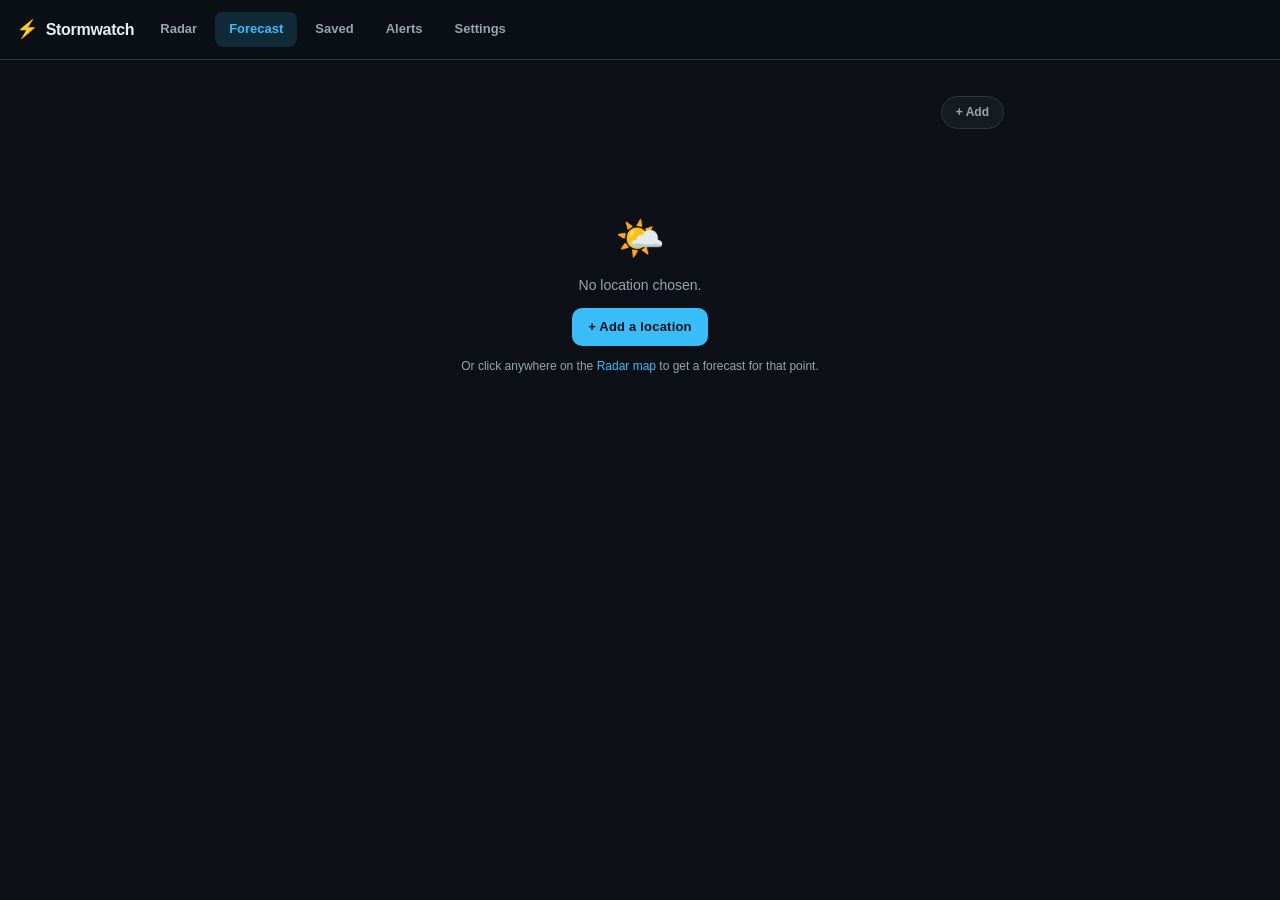
<file: forecast.html>
<!DOCTYPE html>
<html lang="en">
<head>
<meta charset="UTF-8" />
<meta name="viewport" content="width=device-width, initial-scale=1.0, viewport-fit=cover" />
<meta name="theme-color" content="#0d1117" />
<title>Forecast · Stormwatch</title>
<link rel="stylesheet" href="/_shared.css" />
<style>
  .picker-bar {
    display: flex;
    gap: 8px;
    margin: 12px 0 20px;
    flex-wrap: wrap;
  }
  .picker-bar .chip {
    background: var(--surface);
    border: 1px solid var(--border);
    color: var(--text-2);
    padding: 7px 14px;
    border-radius: 999px;
    font-size: 12px;
    font-weight: 700;
    cursor: pointer;
    text-decoration: none;
  }
  .picker-bar .chip.active { background: var(--accent-soft); color: var(--accent); border-color: var(--accent); }
  .picker-bar .chip:hover:not(.active) { color: var(--text); }

  .hero {
    background: linear-gradient(180deg, var(--surface) 0%, var(--bg) 100%);
    border: 1px solid var(--border);
    border-radius: 16px;
    padding: 24px;
    margin-bottom: 16px;
  }
  .hero-loc { font-size: 12px; color: var(--text-2); text-transform: uppercase; letter-spacing: 1.5px; font-weight: 800; }
  .hero-name { font-size: 28px; font-weight: 800; letter-spacing: -0.6px; margin-top: 4px; }
  .hero-temp-row { display: flex; align-items: flex-end; gap: 16px; margin-top: 18px; }
  .hero-temp { font-size: 84px; font-weight: 200; letter-spacing: -3px; line-height: 1; }
  .hero-cond {
    color: var(--text-2);
    font-size: 16px;
    font-weight: 600;
    padding-bottom: 14px;
  }
  .hero-cond .hi-lo { display: block; color: var(--muted); font-size: 13px; font-weight: 600; margin-top: 2px; }

  .stat-grid {
    display: grid;
    grid-template-columns: repeat(auto-fit, minmax(140px, 1fr));
    gap: 10px;
    margin-top: 18px;
  }
  .stat-tile {
    background: var(--bg);
    border: 1px solid var(--border);
    border-radius: 10px;
    padding: 12px 14px;
  }
  .stat-tile .label { font-size: 10px; color: var(--text-2); text-transform: uppercase; letter-spacing: 1px; font-weight: 800; }
  .stat-tile .value { font-size: 18px; font-weight: 800; margin-top: 4px; }
  .stat-tile .sub { font-size: 11px; color: var(--muted); margin-top: 1px; }

  .alert-prominent {
    background: rgba(244, 63, 94, 0.12);
    border: 1px solid var(--extreme);
    border-left-width: 4px;
    border-radius: 10px;
    padding: 12px 16px;
    margin-bottom: 12px;
    cursor: pointer;
  }
  .alert-prominent.warn { background: rgba(251, 146, 60, 0.12); border-color: var(--severe); }
  .alert-prominent.watch { background: rgba(251, 191, 36, 0.12); border-color: var(--warn); }
  .alert-prominent.advisory { background: rgba(56, 189, 248, 0.12); border-color: var(--accent); }
  .alert-prominent .ev { font-weight: 800; font-size: 14px; }
  .alert-prominent .when { font-size: 11px; color: var(--text-2); margin-top: 2px; }

  .hourly-strip {
    display: flex;
    gap: 8px;
    overflow-x: auto;
    padding: 4px 2px 14px;
    scroll-snap-type: x mandatory;
  }
  .hourly-strip .cell {
    background: var(--surface);
    border: 1px solid var(--border);
    border-radius: 10px;
    padding: 12px 8px;
    min-width: 70px;
    text-align: center;
    scroll-snap-align: start;
    flex-shrink: 0;
  }
  .hourly-strip .cell .h { font-size: 11px; color: var(--text-2); font-weight: 700; }
  .hourly-strip .cell .t { font-size: 18px; font-weight: 800; margin: 4px 0; }
  .hourly-strip .cell .icon { font-size: 16px; color: var(--text-2); }
  .hourly-strip .cell .p { font-size: 10px; color: var(--accent); font-weight: 700; margin-top: 2px; }

  .daily-list { display: flex; flex-direction: column; gap: 0; }
  .daily-row {
    display: grid;
    grid-template-columns: 90px 24px 1fr auto;
    gap: 10px;
    align-items: center;
    padding: 14px 0;
    border-bottom: 1px solid var(--border);
  }
  .daily-row:last-child { border-bottom: none; }
  .daily-row .d { font-weight: 700; font-size: 14px; }
  .daily-row .icon { color: var(--text-2); font-size: 18px; text-align: center; }
  .daily-row .desc { color: var(--text-2); font-size: 13px; }
  .daily-row .temps { font-weight: 800; font-size: 14px; text-align: right; white-space: nowrap; }
  .daily-row .temps .lo { color: var(--text-2); font-weight: 600; }

  .afd-card {
    background: var(--surface);
    border: 1px solid var(--border);
    border-radius: 12px;
    padding: 16px 18px;
  }
  .afd-card .meta { font-size: 12px; color: var(--text-2); margin-bottom: 12px; }
  .afd-card .meta b { color: var(--text); }
  .afd-card details summary {
    cursor: pointer;
    font-size: 13px;
    color: var(--accent);
    font-weight: 700;
    padding: 6px 0;
    list-style: none;
  }
  .afd-card details summary::-webkit-details-marker { display: none; }
  .afd-card details summary::before { content: "▸ "; }
  .afd-card details[open] summary::before { content: "▾ "; }
  .afd-card details[open] summary { margin-bottom: 8px; }
  .afd-card .body {
    font-family: ui-monospace, "SF Mono", Menlo, Consolas, monospace;
    font-size: 12px;
    line-height: 1.6;
    color: var(--text-2);
    white-space: pre-wrap;
    word-wrap: break-word;
    margin-top: 8px;
    max-height: 400px;
    overflow-y: auto;
  }

  .empty-state {
    padding: 60px 20px;
    text-align: center;
    color: var(--text-2);
    font-size: 14px;
  }
  .empty-state .big { font-size: 40px; margin-bottom: 8px; }
</style>
</head>
<body>
  <header class="app-header">
    <a href="/" class="logo"><span class="bolt">⚡</span> Stormwatch</a>
    <nav>
      <a href="/">Radar</a>
      <a href="/forecast.html" class="active">Forecast</a>
      <a href="/saved.html">Saved</a>
      <a href="/alerts.html">Alerts</a>
      <a href="/settings.html">Settings</a>
    </nav>
  </header>
  <nav class="bottom-nav">
    <a href="/" class="bn-item"><span class="icon">⚡</span><span>Radar</span></a>
    <a href="/forecast.html" class="bn-item active"><span class="icon">☀</span><span>Forecast</span></a>
    <a href="/saved.html" class="bn-item"><span class="icon">★</span><span>Saved</span></a>
    <a href="/alerts.html" class="bn-item"><span class="icon">⚠</span><span>Alerts</span></a>
    <a href="/settings.html" class="bn-item"><span class="icon">⚙</span><span>More</span></a>
  </nav>

  <div class="container">
    <div class="picker-bar" id="pickerBar"></div>
    <div id="content"><div class="loading">Loading...</div></div>
  </div>

<script>
const LOCATIONS_KEY = 'stormwatch_locations';

const params = new URLSearchParams(window.location.search);
const urlLat = parseFloat(params.get('lat'));
const urlLon = parseFloat(params.get('lon'));
const urlLabel = params.get('label');

function loadSavedLocations() {
  try { return JSON.parse(localStorage.getItem(LOCATIONS_KEY) || '[]'); } catch { return []; }
}

function renderPicker(active) {
  const locs = loadSavedLocations();
  const bar = document.getElementById('pickerBar');
  let html = '';
  for (const l of locs) {
    const isActive = active && Math.abs(active.lat - l.lat) < 0.01 && Math.abs(active.lon - l.lon) < 0.01;
    html += `<a class="chip ${isActive ? 'active' : ''}" href="/forecast.html?lat=${l.lat}&lon=${l.lon}&label=${encodeURIComponent(l.label)}">${escapeHtml(l.label)}${l.is_primary ? ' ★' : ''}</a>`;
  }
  if (active && !locs.find(l => Math.abs(active.lat - l.lat) < 0.01 && Math.abs(active.lon - l.lon) < 0.01)) {
    html += `<span class="chip active">${escapeHtml(active.label || (active.lat.toFixed(3) + ', ' + active.lon.toFixed(3)))}</span>`;
  }
  html += `<a class="chip" href="/saved.html" style="margin-left:auto;">+ Add</a>`;
  bar.innerHTML = html;
}

async function init() {
  // Decide what to show: URL coords > primary saved > first saved > empty
  let active = null;
  if (!isNaN(urlLat) && !isNaN(urlLon)) {
    active = { lat: urlLat, lon: urlLon, label: urlLabel };
  } else {
    const locs = loadSavedLocations();
    const primary = locs.find(l => l.is_primary) || locs[0];
    if (primary) {
      active = { lat: primary.lat, lon: primary.lon, label: primary.label };
    }
  }
  renderPicker(active);
  if (!active) {
    document.getElementById('content').innerHTML = `
      <div class="empty-state">
        <div class="big">🌤️</div>
        <div>No location chosen.</div>
        <div style="margin-top:12px;">
          <a href="/saved.html" class="btn" style="text-decoration:none;display:inline-block;">+ Add a location</a>
        </div>
        <div style="margin-top:12px;font-size:12px;">Or click anywhere on the <a href="/">Radar map</a> to get a forecast for that point.</div>
      </div>`;
    return;
  }
  await loadDashboard(active);
}

async function loadDashboard(loc) {
  document.getElementById('content').innerHTML = '<div class="loading">Loading dashboard...</div>';
  try {
    const [forecastRes, alertsRes] = await Promise.all([
      fetch(`/api/forecast?lat=${loc.lat}&lon=${loc.lon}`),
      fetch(`/api/alerts?lat=${loc.lat}&lon=${loc.lon}`),
    ]);
    const forecast = await forecastRes.json();
    const alerts = await alertsRes.json();
    renderDashboard(loc, forecast, alerts.alerts || []);
    // AFD loaded after main render to avoid blocking
    loadAFD(loc);
  } catch (e) {
    document.getElementById('content').innerHTML = `<div class="empty">Failed to load: ${escapeHtml(e.message)}</div>`;
  }
}

function renderDashboard(loc, forecast, alerts) {
  const { location, current, hourly, daily } = forecast;
  const city = location?.city ? `${location.city}, ${location.state}` : `${loc.lat.toFixed(3)}, ${loc.lon.toFixed(3)}`;
  const tempNow = current?.temp != null ? Math.round(current.temp) : (daily?.[0]?.temperature ?? '—');
  const cond = current?.conditions || daily?.[0]?.shortForecast || '';
  const today = daily?.[0];
  const tonight = daily?.[1];
  const hi = today?.isDaytime ? today.temperature : tonight?.temperature;
  const lo = today?.isDaytime ? tonight?.temperature : today?.temperature;

  let html = '';

  // ALERTS (prominent if any)
  if (alerts.length) {
    html += alerts.slice(0, 3).map(a => {
      const cls = a.severity === 'Extreme' ? '' : a.severity === 'Severe' ? 'warn' : a.severity === 'Moderate' ? 'watch' : 'advisory';
      const expires = a.expires ? new Date(a.expires).toLocaleString('en-US', { weekday: 'short', hour: 'numeric', minute: '2-digit' }) : '';
      return `<div class="alert-prominent ${cls}" onclick="alert(${JSON.stringify(a.event + '\n\n' + (a.headline || '') + '\n\n' + (a.description || '')).replace(/'/g,'&apos;')})">
        <div class="ev">⚠ ${escapeHtml(a.event)}</div>
        <div class="when">${escapeHtml(a.areaDesc || '')} ${expires ? '· Expires ' + expires : ''}</div>
      </div>`;
    }).join('');
  }

  // HERO
  html += `<div class="hero">
    <div class="hero-loc">${escapeHtml(loc.label || 'Location')}</div>
    <div class="hero-name">${escapeHtml(city)}</div>
    <div class="hero-temp-row">
      <div class="hero-temp">${tempNow}°</div>
      <div class="hero-cond">${escapeHtml(cond)}
        ${current?.feelsLike != null && current?.temp != null && Math.abs(current.feelsLike - current.temp) >= 1 ? `<span class="hi-lo">Feels like ${Math.round(current.feelsLike)}°</span>` : ''}
        ${hi != null || lo != null ? `<span class="hi-lo">H: ${hi != null ? hi + '°' : '—'} · L: ${lo != null ? lo + '°' : '—'}</span>` : ''}
      </div>
    </div>
    ${current ? `<div class="stat-grid">
      <div class="stat-tile">
        <div class="label">Feels like</div>
        <div class="value">${current.feelsLike != null ? Math.round(current.feelsLike) + '°' : '—'}</div>
        ${current.feelsLike != null && current.temp != null && Math.abs(current.feelsLike - current.temp) >= 1 ? `<div class="sub">${current.feelsLike > current.temp ? 'Hotter' : 'Colder'} than actual ${Math.round(current.temp)}°</div>` : ''}
      </div>
      <div class="stat-tile">
        <div class="label">Humidity</div>
        <div class="value">${current.humidity != null ? Math.round(current.humidity) + '%' : '—'}</div>
      </div>
      <div class="stat-tile">
        <div class="label">Wind</div>
        <div class="value">${current.windSpeed != null ? Math.round(current.windSpeed) + ' mph' : '—'}</div>
        ${current.windGust ? `<div class="sub">Gust ${Math.round(current.windGust)} mph</div>` : ''}
      </div>
      <div class="stat-tile">
        <div class="label">Dewpoint</div>
        <div class="value">${current.dewpoint != null ? Math.round(current.dewpoint) + '°' : '—'}</div>
      </div>
      <div class="stat-tile">
        <div class="label">Pressure</div>
        <div class="value">${current.pressureMb != null ? Math.round(current.pressureMb) + ' mb' : '—'}</div>
      </div>
      <div class="stat-tile">
        <div class="label">Visibility</div>
        <div class="value">${current.visibility != null ? current.visibility + ' mi' : '—'}</div>
      </div>
      <div class="stat-tile">
        <div class="label">Station</div>
        <div class="value" style="font-size:14px;">${escapeHtml(current.station || '—')}</div>
        ${current.observedAt ? `<div class="sub">${new Date(current.observedAt).toLocaleTimeString('en-US', { hour: 'numeric', minute: '2-digit' })}</div>` : ''}
      </div>
    </div>` : ''}
  </div>`;

  // HOURLY
  if (hourly && hourly.length) {
    html += `<h2>Next 24 Hours</h2><div class="hourly-strip">`;
    html += hourly.slice(0, 24).map(p => `
      <div class="cell">
        <div class="h">${new Date(p.startTime).toLocaleTimeString('en-US', { hour: 'numeric' })}</div>
        <div class="t">${p.temperature}°</div>
        <div class="p">${p.probabilityOfPrecipitation?.value || 0}% rain</div>
      </div>`).join('');
    html += `</div>`;
  }

  // DAILY
  if (daily && daily.length) {
    const pairs = [];
    for (let i = 0; i < daily.length; i++) {
      const p = daily[i];
      if (p.isDaytime) {
        const next = daily[i + 1];
        pairs.push({ day: p.name, short: p.shortForecast, hi: p.temperature, lo: (next && !next.isDaytime) ? next.temperature : null, pop: p.probabilityOfPrecipitation?.value });
      } else if (i === 0) {
        pairs.push({ day: p.name, short: p.shortForecast, hi: null, lo: p.temperature, pop: p.probabilityOfPrecipitation?.value });
      }
    }
    html += `<h2>7-Day Forecast</h2><div class="card"><div class="daily-list">`;
    html += pairs.map(p => `
      <div class="daily-row">
        <div class="d">${escapeHtml(p.day)}</div>
        <div class="icon">${p.pop && p.pop >= 30 ? '☔' : (p.short && /sun/i.test(p.short)) ? '☀' : (p.short && /cloud/i.test(p.short)) ? '☁' : '·'}</div>
        <div class="desc">${escapeHtml(p.short)}${p.pop ? ` <span style="color:var(--accent);font-weight:700;">${p.pop}%</span>` : ''}</div>
        <div class="temps">${p.hi != null ? p.hi + '°' : '—'} <span class="lo">${p.lo != null ? p.lo + '°' : ''}</span></div>
      </div>`).join('');
    html += `</div></div>`;
  }

  // AFD placeholder (filled later by loadAFD)
  html += `<h2>Forecast Discussion</h2><div id="afdBox" class="afd-card"><div class="loading" style="padding:20px;">Loading discussion...</div></div>`;

  document.getElementById('content').innerHTML = html;
}

async function loadAFD(loc) {
  try {
    const res = await fetch(`/api/discussion?lat=${loc.lat}&lon=${loc.lon}`);
    const data = await res.json();
    if (!res.ok || !data.productText) throw new Error(data.error || 'No AFD');
    const issued = data.issued ? new Date(data.issued).toLocaleString('en-US', { weekday: 'short', month: 'short', day: 'numeric', hour: 'numeric', minute: '2-digit', timeZoneName: 'short' }) : '—';
    document.getElementById('afdBox').innerHTML = `
      <div class="meta">
        <b>${escapeHtml(data.office || '')}</b> — issued ${escapeHtml(issued)}
        ${data.office ? `· <a href="https://www.spc.noaa.gov/exper/sounding/sounding.php?LATEST=&STA=${escapeHtml(data.office)}" target="_blank">View Skew-T Sounding ›</a>` : ''}
      </div>
      <details>
        <summary>Show full discussion</summary>
        <div class="body">${escapeHtml(data.productText)}</div>
      </details>
    `;
  } catch (e) {
    document.getElementById('afdBox').innerHTML = `<div style="color:var(--text-2);font-size:13px;">Discussion unavailable: ${escapeHtml(e.message)}</div>`;
  }
}

function escapeHtml(s) {
  return String(s == null ? '' : s).replace(/[&<>"']/g, c => ({'&':'&amp;','<':'&lt;','>':'&gt;','"':'&quot;',"'":'&#39;'}[c]));
}

init();
setInterval(() => {
  if (!isNaN(urlLat) && !isNaN(urlLon)) loadDashboard({ lat: urlLat, lon: urlLon, label: urlLabel });
}, 5 * 60 * 1000);
</script>
</body>
</html>
</file>
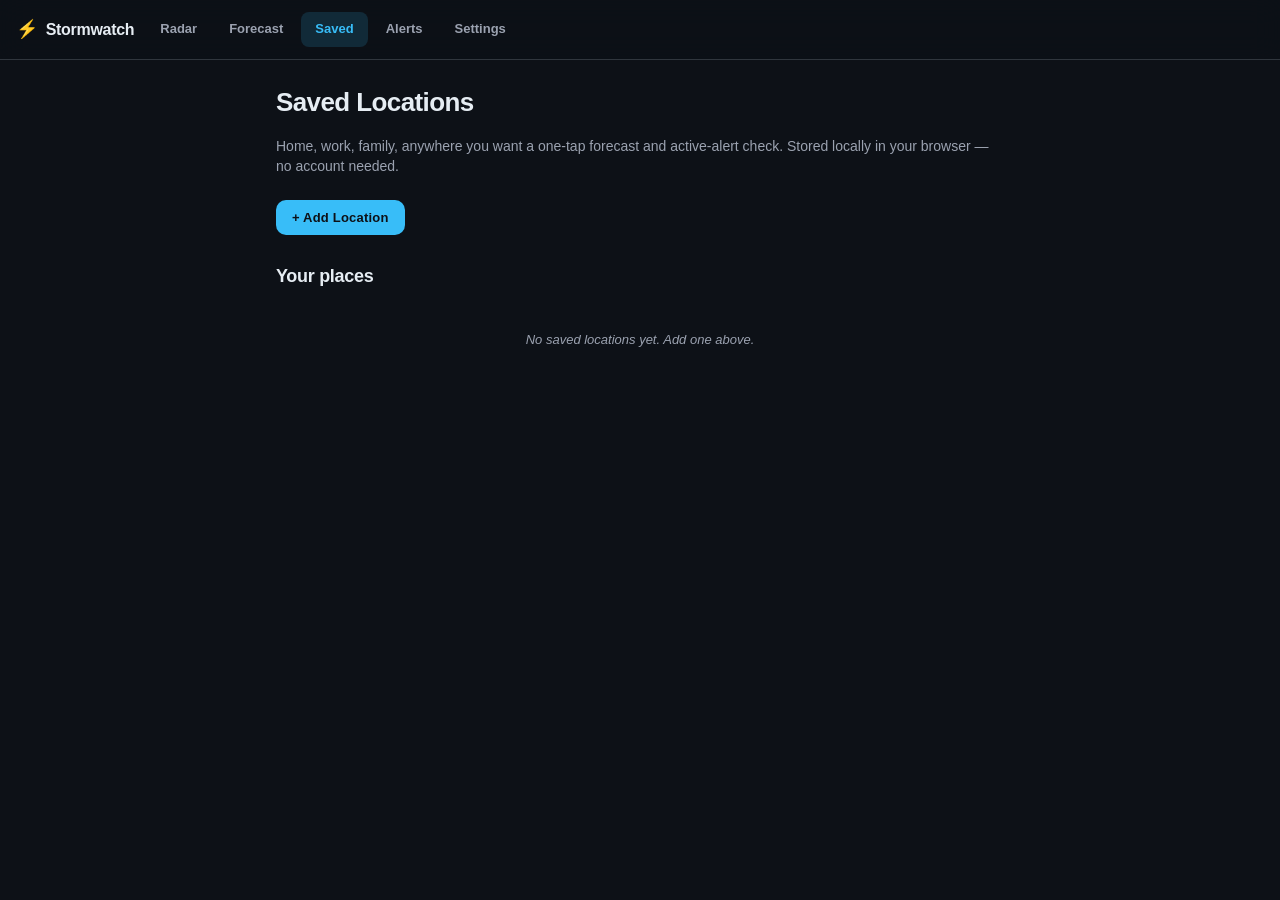
<file: saved.html>
<!DOCTYPE html>
<html lang="en">
<head>
<meta charset="UTF-8" />
<meta name="viewport" content="width=device-width, initial-scale=1.0, viewport-fit=cover" />
<meta name="theme-color" content="#0d1117" />
<title>Saved Locations · Stormwatch</title>
<link rel="stylesheet" href="/_shared.css" />
<style>
  .loc-card {
    background: var(--surface);
    border: 1px solid var(--border);
    border-left: 4px solid var(--border);
    border-radius: 12px;
    padding: 14px 16px;
    margin-bottom: 10px;
    display: grid;
    grid-template-columns: 1fr auto;
    gap: 12px;
    align-items: start;
  }
  .loc-card.primary { border-left-color: var(--accent); }
  .loc-card .label-row { display: flex; align-items: center; gap: 8px; margin-bottom: 4px; }
  .loc-card .label { font-weight: 800; font-size: 15px; }
  .loc-card .primary-badge {
    background: var(--accent-soft); color: var(--accent);
    font-size: 10px; font-weight: 800; padding: 2px 7px;
    border-radius: 999px; text-transform: uppercase; letter-spacing: 0.6px;
  }
  .loc-card .city { color: var(--text-2); font-size: 13px; }
  .loc-card .conditions { margin-top: 8px; display: flex; align-items: baseline; gap: 10px; font-size: 12px; color: var(--text-2); }
  .loc-card .temp { font-size: 28px; font-weight: 300; color: var(--text); letter-spacing: -1px; line-height: 1; }
  .loc-card .alerts { margin-top: 8px; color: var(--extreme); font-size: 12px; font-weight: 700; }
  .loc-card .actions { display: flex; flex-direction: column; gap: 6px; flex-shrink: 0; }
  .loc-card .actions button { padding: 5px 10px; font-size: 11px; border-radius: 6px; }
</style>
</head>
<body>
  <header class="app-header">
    <a href="/" class="logo"><span class="bolt">⚡</span> Stormwatch</a>
    <nav>
      <a href="/">Radar</a>
      <a href="/forecast.html">Forecast</a>
      <a href="/saved.html" class="active">Saved</a>
      <a href="/alerts.html">Alerts</a>
      <a href="/settings.html">Settings</a>
    </nav>
  </header>
  <nav class="bottom-nav">
    <a href="/" class="bn-item"><span class="icon">⚡</span><span>Radar</span></a>
    <a href="/forecast.html" class="bn-item"><span class="icon">☀</span><span>Forecast</span></a>
    <a href="/saved.html" class="bn-item active"><span class="icon">★</span><span>Saved</span></a>
    <a href="/alerts.html" class="bn-item"><span class="icon">⚠</span><span>Alerts</span></a>
    <a href="/settings.html" class="bn-item"><span class="icon">⚙</span><span>More</span></a>
  </nav>

  <div class="container">
    <h1>Saved Locations</h1>
    <p class="lede">Home, work, family, anywhere you want a one-tap forecast and active-alert check. Stored locally in your browser — no account needed.</p>

    <button class="btn" onclick="openAddModal()">+ Add Location</button>

    <h2>Your places</h2>
    <div id="locationList"><div class="loading">Loading...</div></div>
  </div>

  <div class="modal" id="locModal" onclick="if(event.target.id==='locModal') closeModal()">
    <div class="modal-card">
      <div class="modal-head">
        <div class="title" id="modalTitle">Add Location</div>
        <button class="modal-close" onclick="closeModal()">✕</button>
      </div>
      <div class="modal-body">
        <label>Label</label>
        <input type="text" id="labelInput" placeholder="Home, Work, Mom's house..." />

        <label>Search city or address</label>
        <input type="text" id="searchInput" placeholder="Lee's Summit, MO" autocomplete="off" />
        <div id="searchResults" style="margin-top: 8px;"></div>

        <label>Or paste coordinates</label>
        <input type="text" id="coordsInput" placeholder="38.91, -94.38" />

        <div style="margin-top: 18px; display: flex; gap: 16px; align-items: center;">
          <label class="toggle" style="margin: 0;">
            <input type="checkbox" id="primaryToggle" />
            <span class="slider"></span>
          </label>
          <span style="font-size: 13px;">Primary (opens by default)</span>
        </div>
      </div>
      <div class="modal-foot">
        <button class="btn secondary" onclick="closeModal()">Cancel</button>
        <button class="btn" onclick="saveLocation()">Save</button>
      </div>
    </div>
  </div>

<script>
const STORAGE_KEY = 'stormwatch_locations';
let editingId = null;
let pendingCoords = null;

function loadFromStorage() {
  try {
    return JSON.parse(localStorage.getItem(STORAGE_KEY) || '[]');
  } catch { return []; }
}
function saveToStorage(locs) {
  localStorage.setItem(STORAGE_KEY, JSON.stringify(locs));
}

function render() {
  const locs = loadFromStorage();
  const list = document.getElementById('locationList');
  if (!locs.length) {
    list.innerHTML = '<div class="empty">No saved locations yet. Add one above.</div>';
    return;
  }
  // Sort: primary first, then alphabetical
  locs.sort((a, b) => (b.is_primary ? 1 : 0) - (a.is_primary ? 1 : 0) || a.label.localeCompare(b.label));
  list.innerHTML = locs.map(l => `
    <div class="loc-card ${l.is_primary ? 'primary' : ''}" id="loc-${l.id}">
      <div>
        <div class="label-row">
          <span class="label">${escapeHtml(l.label)}</span>
          ${l.is_primary ? '<span class="primary-badge">Primary</span>' : ''}
        </div>
        <div class="city">${escapeHtml(l.city ? l.city + ', ' + (l.state || '') : `${l.lat.toFixed(3)}, ${l.lon.toFixed(3)}`)}</div>
        <div class="conditions" id="cond-${l.id}">
          <span class="temp">—</span>
          <span class="conditions-text">Loading...</span>
        </div>
        <div class="alerts" id="alerts-${l.id}" style="display:none;"></div>
      </div>
      <div class="actions">
        <button class="btn small" onclick="openForecast(${l.lat}, ${l.lon}, ${JSON.stringify(l.label).replace(/'/g,"\\'")})">Details</button>
        <button class="btn small secondary" onclick="openOnMap(${l.lat}, ${l.lon})">Map</button>
        <button class="btn small secondary" onclick="editLoc('${l.id}')">Edit</button>
        <button class="btn small danger" onclick="deleteLoc('${l.id}')">×</button>
      </div>
    </div>
  `).join('');
  for (const loc of locs) hydrate(loc);
}

async function hydrate(l) {
  try {
    const r = await fetch(`/api/forecast?lat=${l.lat}&lon=${l.lon}`);
    const d = await r.json();
    const condBox = document.getElementById(`cond-${l.id}`);
    if (condBox) {
      const tempEl = condBox.querySelector('.temp');
      const txtEl = condBox.querySelector('.conditions-text');
      const temp = d.current?.temp != null ? Math.round(d.current.temp) : (d.daily?.[0]?.temperature ?? '—');
      const feels = d.current?.feelsLike != null && d.current?.temp != null && Math.abs(d.current.feelsLike - d.current.temp) >= 1
        ? Math.round(d.current.feelsLike) : null;
      const cond = d.current?.conditions || d.daily?.[0]?.shortForecast || '';
      tempEl.textContent = temp + '°';
      txtEl.innerHTML = escapeHtml(cond) + (feels != null ? ` <span style="color:var(--muted);font-size:11px;">· feels ${feels}°</span>` : '');
    }
  } catch {}
  try {
    const r = await fetch(`/api/alerts?lat=${l.lat}&lon=${l.lon}`);
    const d = await r.json();
    if (d.alerts?.length) {
      const top = d.alerts[0];
      const el = document.getElementById(`alerts-${l.id}`);
      el.style.display = 'block';
      el.textContent = `⚠ ${top.event}${d.alerts.length > 1 ? ` + ${d.alerts.length - 1} more` : ''}`;
    }
  } catch {}
}

function openOnMap(lat, lon) {
  window.location.href = `/?lat=${lat}&lon=${lon}&zoom=9`;
}
function openForecast(lat, lon, label) {
  window.location.href = `/forecast.html?lat=${lat}&lon=${lon}&label=${encodeURIComponent(label)}`;
}

function openAddModal() {
  editingId = null;
  pendingCoords = null;
  document.getElementById('modalTitle').textContent = 'Add Location';
  document.getElementById('labelInput').value = '';
  document.getElementById('searchInput').value = '';
  document.getElementById('coordsInput').value = '';
  document.getElementById('searchResults').innerHTML = '';
  document.getElementById('primaryToggle').checked = false;
  document.getElementById('locModal').classList.add('show');
}

function editLoc(id) {
  const locs = loadFromStorage();
  const l = locs.find(x => x.id === id);
  if (!l) return;
  editingId = id;
  pendingCoords = { lat: l.lat, lon: l.lon, city: l.city, state: l.state };
  document.getElementById('modalTitle').textContent = 'Edit Location';
  document.getElementById('labelInput').value = l.label;
  document.getElementById('searchInput').value = l.city ? `${l.city}, ${l.state || ''}` : '';
  document.getElementById('coordsInput').value = `${l.lat}, ${l.lon}`;
  document.getElementById('primaryToggle').checked = !!l.is_primary;
  document.getElementById('locModal').classList.add('show');
}

function closeModal() { document.getElementById('locModal').classList.remove('show'); }

let searchT;
document.getElementById('searchInput').addEventListener('input', (e) => {
  clearTimeout(searchT);
  const q = e.target.value.trim();
  if (q.length < 2) { document.getElementById('searchResults').innerHTML = ''; return; }
  searchT = setTimeout(() => doSearch(q), 350);
});
async function doSearch(q) {
  try {
    const res = await fetch(`/api/geocode?q=${encodeURIComponent(q)}`);
    const data = await res.json();
    const results = data.results || [];
    document.getElementById('searchResults').innerHTML = results.map(r => `
      <div class="card" style="padding: 8px 12px; margin-bottom: 4px; cursor: pointer;" onclick='pickResult(${r.lat}, ${r.lon}, ${JSON.stringify(r.shortName || r.name)})'>
        <strong style="font-size: 13px;">${escapeHtml(r.shortName || r.name.split(',')[0])}</strong>
        <div style="font-size: 11px; color: var(--muted); margin-top: 2px;">${escapeHtml(r.name)}</div>
      </div>
    `).join('') || '<div style="color: var(--muted); font-size: 12px;">No results.</div>';
  } catch (e) { console.warn(e); }
}
function pickResult(lat, lon, label) {
  pendingCoords = { lat, lon };
  document.getElementById('coordsInput').value = `${lat}, ${lon}`;
  document.getElementById('searchInput').value = label;
  document.getElementById('searchResults').innerHTML = '';
  if (!document.getElementById('labelInput').value) {
    document.getElementById('labelInput').value = label.split(',')[0];
  }
}

async function saveLocation() {
  const label = document.getElementById('labelInput').value.trim();
  const coords = document.getElementById('coordsInput').value.trim();
  if (!label || !coords) return alert('Need label + coordinates');
  const m = coords.match(/^\s*(-?\d+(?:\.\d+)?)\s*[,\s]+\s*(-?\d+(?:\.\d+)?)\s*$/);
  if (!m) return alert('Coordinates should be like "38.91, -94.38"');
  const lat = parseFloat(m[1]);
  const lon = parseFloat(m[2]);
  let city = pendingCoords?.city, state = pendingCoords?.state;
  if (!city) {
    try {
      const r = await fetch(`/api/forecast?lat=${lat}&lon=${lon}`);
      const d = await r.json();
      city = d.location?.city;
      state = d.location?.state;
    } catch {}
  }
  const isPrimary = document.getElementById('primaryToggle').checked;
  const locs = loadFromStorage();
  if (isPrimary) locs.forEach(l => l.is_primary = false);
  if (editingId) {
    const idx = locs.findIndex(x => x.id === editingId);
    if (idx >= 0) locs[idx] = { ...locs[idx], label, lat, lon, city, state, is_primary: isPrimary };
  } else {
    locs.push({
      id: crypto.randomUUID(),
      label, lat, lon, city, state,
      is_primary: isPrimary,
      created_at: new Date().toISOString(),
    });
  }
  saveToStorage(locs);
  closeModal();
  render();
}

function deleteLoc(id) {
  const locs = loadFromStorage();
  const l = locs.find(x => x.id === id);
  if (!l) return;
  if (!confirm(`Remove "${l.label}"?`)) return;
  saveToStorage(locs.filter(x => x.id !== id));
  render();
}

function escapeHtml(s) {
  return String(s == null ? '' : s).replace(/[&<>"']/g, c => ({'&':'&amp;','<':'&lt;','>':'&gt;','"':'&quot;',"'":'&#39;'}[c]));
}

render();
</script>
</body>
</html>
</file>
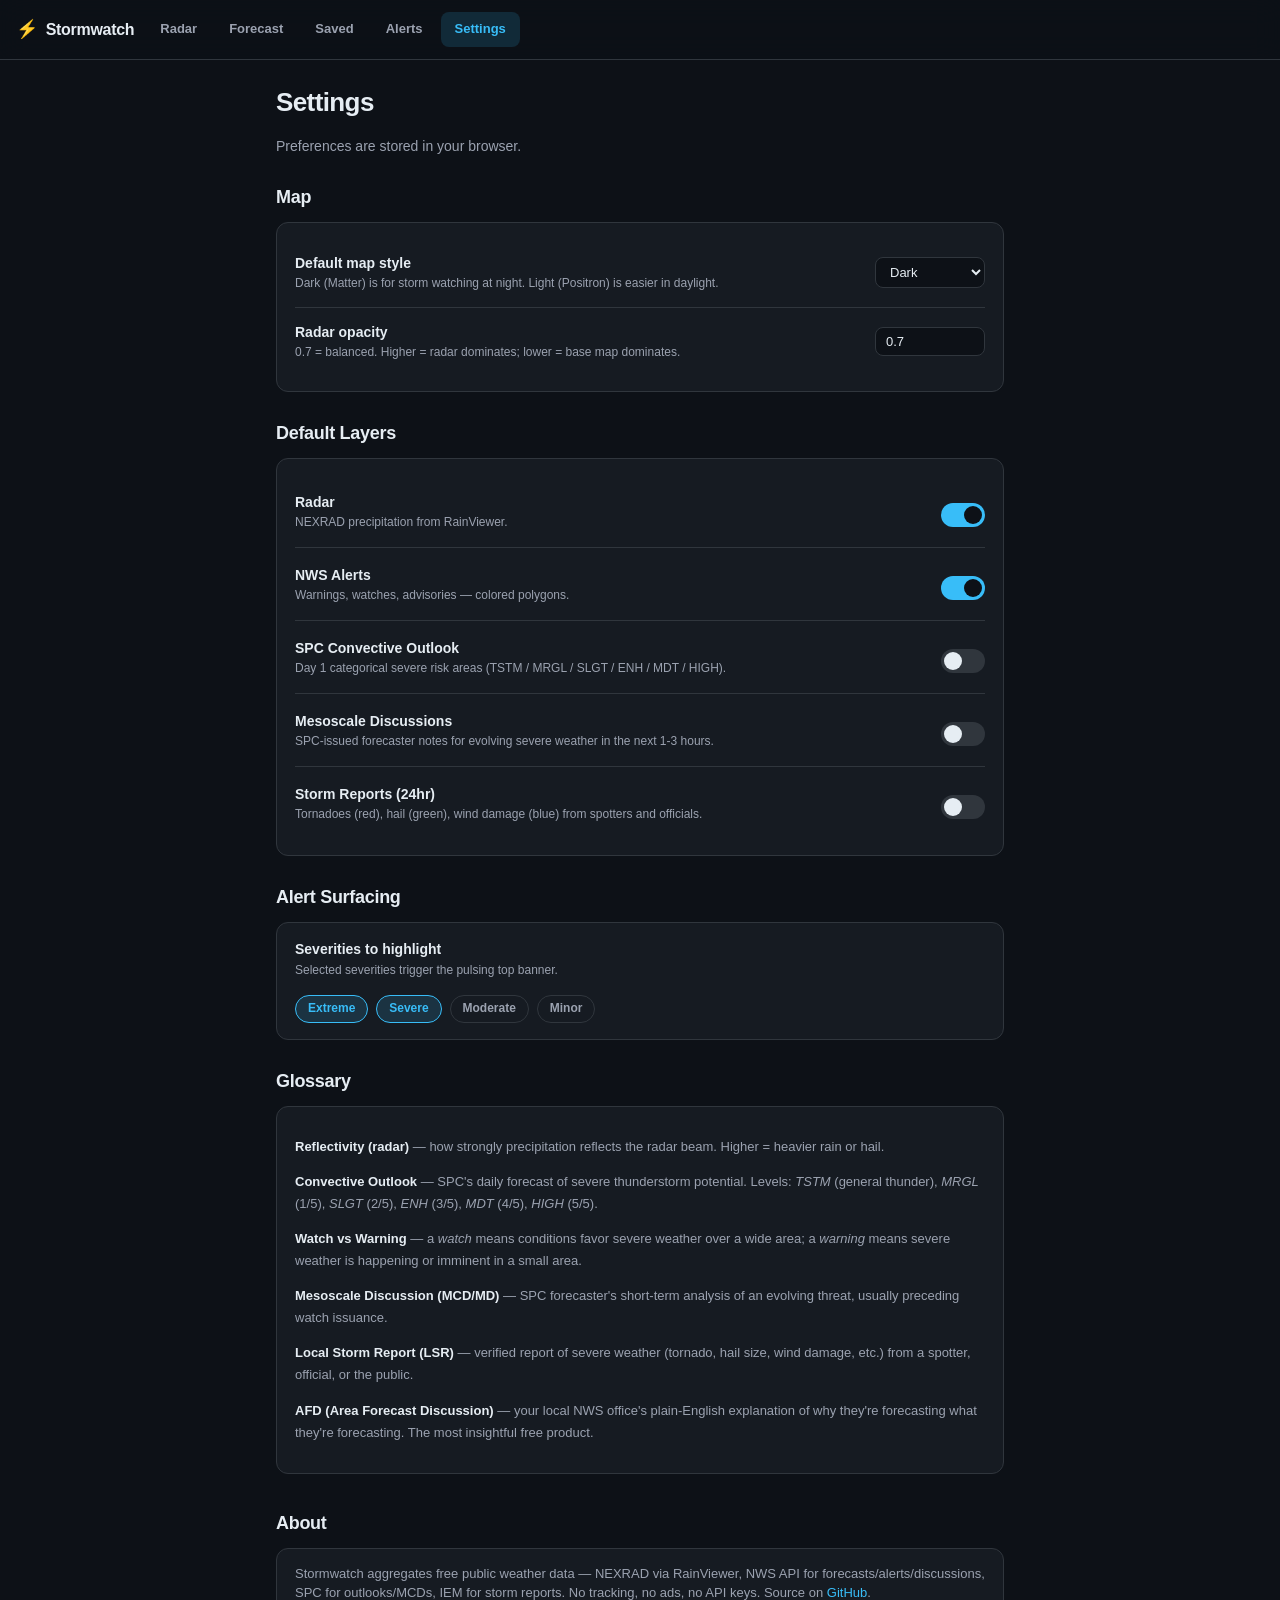
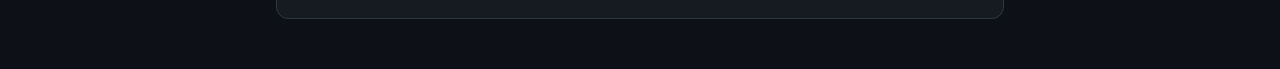
<file: settings.html>
<!DOCTYPE html>
<html lang="en">
<head>
<meta charset="UTF-8" />
<meta name="viewport" content="width=device-width, initial-scale=1.0, viewport-fit=cover" />
<meta name="theme-color" content="#0d1117" />
<title>Settings · Stormwatch</title>
<link rel="stylesheet" href="/_shared.css" />
<style>
  .pref-row {
    display: flex;
    align-items: center;
    justify-content: space-between;
    padding: 14px 0;
    border-bottom: 1px solid var(--border);
    gap: 12px;
  }
  .pref-row:last-child { border-bottom: none; }
  .pref-row .info { flex: 1; min-width: 0; }
  .pref-row .name { font-weight: 700; font-size: 14px; }
  .pref-row .help { font-size: 12px; color: var(--text-2); margin-top: 2px; }
  .pref-row .ctrl { flex-shrink: 0; }
  .pref-row select, .pref-row input[type="number"] { width: 110px; padding: 6px 10px; font-size: 13px; }
  .severity-pill {
    display: inline-block;
    padding: 4px 12px;
    margin: 4px 4px 0 0;
    border-radius: 999px;
    border: 1px solid var(--border);
    color: var(--text-2);
    font-size: 12px;
    font-weight: 700;
    cursor: pointer;
  }
  .severity-pill.on { background: var(--accent-soft); color: var(--accent); border-color: var(--accent); }
  .saved-pill {
    display: inline-block;
    padding: 4px 10px;
    background: rgba(74, 222, 128, 0.15);
    color: var(--green);
    border-radius: 999px;
    font-size: 11px;
    font-weight: 700;
    margin-left: 10px;
    opacity: 0;
    transition: opacity 0.2s;
  }
  .saved-pill.show { opacity: 1; }
</style>
</head>
<body>
  <header class="app-header">
    <a href="/" class="logo"><span class="bolt">⚡</span> Stormwatch</a>
    <nav>
      <a href="/">Radar</a>
      <a href="/forecast.html">Forecast</a>
      <a href="/saved.html">Saved</a>
      <a href="/alerts.html">Alerts</a>
      <a href="/settings.html" class="active">Settings</a>
    </nav>
  </header>
  <nav class="bottom-nav">
    <a href="/" class="bn-item"><span class="icon">⚡</span><span>Radar</span></a>
    <a href="/forecast.html" class="bn-item"><span class="icon">☀</span><span>Forecast</span></a>
    <a href="/saved.html" class="bn-item"><span class="icon">★</span><span>Saved</span></a>
    <a href="/alerts.html" class="bn-item"><span class="icon">⚠</span><span>Alerts</span></a>
    <a href="/settings.html" class="bn-item active"><span class="icon">⚙</span><span>More</span></a>
  </nav>

  <div class="container">
    <h1>Settings <span class="saved-pill" id="savedPill">Saved</span></h1>
    <p class="lede">Preferences are stored in your browser.</p>

    <h2>Map</h2>
    <div class="card">
      <div class="pref-row">
        <div class="info">
          <div class="name">Default map style</div>
          <div class="help">Dark (Matter) is for storm watching at night. Light (Positron) is easier in daylight.</div>
        </div>
        <div class="ctrl">
          <select id="mapStyle">
            <option value="dark">Dark</option>
            <option value="light">Light</option>
          </select>
        </div>
      </div>
      <div class="pref-row">
        <div class="info">
          <div class="name">Radar opacity</div>
          <div class="help">0.7 = balanced. Higher = radar dominates; lower = base map dominates.</div>
        </div>
        <div class="ctrl">
          <input type="number" id="radarOpacity" min="0.2" max="1" step="0.1" />
        </div>
      </div>
    </div>

    <h2>Default Layers</h2>
    <div class="card">
      <div class="pref-row">
        <div class="info"><div class="name">Radar</div><div class="help">NEXRAD precipitation from RainViewer.</div></div>
        <div class="ctrl"><label class="toggle"><input type="checkbox" id="layerRadar" /><span class="slider"></span></label></div>
      </div>
      <div class="pref-row">
        <div class="info"><div class="name">NWS Alerts</div><div class="help">Warnings, watches, advisories — colored polygons.</div></div>
        <div class="ctrl"><label class="toggle"><input type="checkbox" id="layerAlerts" /><span class="slider"></span></label></div>
      </div>
      <div class="pref-row">
        <div class="info"><div class="name">SPC Convective Outlook</div><div class="help">Day 1 categorical severe risk areas (TSTM / MRGL / SLGT / ENH / MDT / HIGH).</div></div>
        <div class="ctrl"><label class="toggle"><input type="checkbox" id="layerOutlook" /><span class="slider"></span></label></div>
      </div>
      <div class="pref-row">
        <div class="info"><div class="name">Mesoscale Discussions</div><div class="help">SPC-issued forecaster notes for evolving severe weather in the next 1-3 hours.</div></div>
        <div class="ctrl"><label class="toggle"><input type="checkbox" id="layerMCD" /><span class="slider"></span></label></div>
      </div>
      <div class="pref-row">
        <div class="info"><div class="name">Storm Reports (24hr)</div><div class="help">Tornadoes (red), hail (green), wind damage (blue) from spotters and officials.</div></div>
        <div class="ctrl"><label class="toggle"><input type="checkbox" id="layerReports" /><span class="slider"></span></label></div>
      </div>
    </div>

    <h2>Alert Surfacing</h2>
    <div class="card">
      <div class="name" style="font-weight: 700; font-size: 14px;">Severities to highlight</div>
      <div class="help" style="font-size: 12px; color: var(--text-2); margin: 2px 0 12px;">Selected severities trigger the pulsing top banner.</div>
      <div id="severityPills">
        <span class="severity-pill" data-sev="Extreme">Extreme</span>
        <span class="severity-pill" data-sev="Severe">Severe</span>
        <span class="severity-pill" data-sev="Moderate">Moderate</span>
        <span class="severity-pill" data-sev="Minor">Minor</span>
      </div>
    </div>

    <h2>Glossary</h2>
    <div class="card" style="font-size: 13px; color: var(--text-2); line-height: 1.7;">
      <p><strong style="color:var(--text)">Reflectivity (radar)</strong> — how strongly precipitation reflects the radar beam. Higher = heavier rain or hail.</p>
      <p><strong style="color:var(--text)">Convective Outlook</strong> — SPC's daily forecast of severe thunderstorm potential. Levels: <em>TSTM</em> (general thunder), <em>MRGL</em> (1/5), <em>SLGT</em> (2/5), <em>ENH</em> (3/5), <em>MDT</em> (4/5), <em>HIGH</em> (5/5).</p>
      <p><strong style="color:var(--text)">Watch vs Warning</strong> — a <em>watch</em> means conditions favor severe weather over a wide area; a <em>warning</em> means severe weather is happening or imminent in a small area.</p>
      <p><strong style="color:var(--text)">Mesoscale Discussion (MCD/MD)</strong> — SPC forecaster's short-term analysis of an evolving threat, usually preceding watch issuance.</p>
      <p><strong style="color:var(--text)">Local Storm Report (LSR)</strong> — verified report of severe weather (tornado, hail size, wind damage, etc.) from a spotter, official, or the public.</p>
      <p><strong style="color:var(--text)">AFD (Area Forecast Discussion)</strong> — your local NWS office's plain-English explanation of why they're forecasting what they're forecasting. The most insightful free product.</p>
    </div>

    <h2 style="margin-top: 36px;">About</h2>
    <div class="card" style="color: var(--text-2); font-size: 13px;">
      Stormwatch aggregates free public weather data — NEXRAD via RainViewer, NWS API for forecasts/alerts/discussions, SPC for outlooks/MCDs, IEM for storm reports. No tracking, no ads, no API keys.
      Source on <a href="https://github.com/americanbiscuit/stormwatch" target="_blank">GitHub</a>.
    </div>
  </div>

<script>
const PREFS_KEY = 'stormwatch_prefs';
const DEFAULTS = {
  map_style: 'dark',
  radar_opacity: 0.7,
  layer_radar: true,
  layer_alerts: true,
  layer_outlook: false,
  layer_mcd: false,
  layer_reports: false,
  notify_severities: ['Extreme', 'Severe'],
};

function loadPrefs() {
  try { return { ...DEFAULTS, ...JSON.parse(localStorage.getItem(PREFS_KEY) || '{}') }; }
  catch { return { ...DEFAULTS }; }
}
function savePrefs(p) {
  localStorage.setItem(PREFS_KEY, JSON.stringify(p));
}

function init() {
  const p = loadPrefs();
  document.getElementById('mapStyle').value = p.map_style;
  document.getElementById('radarOpacity').value = p.radar_opacity;
  document.getElementById('layerRadar').checked = p.layer_radar;
  document.getElementById('layerAlerts').checked = p.layer_alerts;
  document.getElementById('layerOutlook').checked = p.layer_outlook;
  document.getElementById('layerMCD').checked = p.layer_mcd;
  document.getElementById('layerReports').checked = p.layer_reports;
  document.querySelectorAll('.severity-pill').forEach(pill => {
    pill.classList.toggle('on', p.notify_severities.includes(pill.dataset.sev));
  });
}

let savedTimer = null;
function flashSaved() {
  const pill = document.getElementById('savedPill');
  pill.classList.add('show');
  clearTimeout(savedTimer);
  savedTimer = setTimeout(() => pill.classList.remove('show'), 1500);
}

function commit() {
  const sev = Array.from(document.querySelectorAll('.severity-pill.on')).map(p => p.dataset.sev);
  savePrefs({
    map_style: document.getElementById('mapStyle').value,
    radar_opacity: parseFloat(document.getElementById('radarOpacity').value),
    layer_radar: document.getElementById('layerRadar').checked,
    layer_alerts: document.getElementById('layerAlerts').checked,
    layer_outlook: document.getElementById('layerOutlook').checked,
    layer_mcd: document.getElementById('layerMCD').checked,
    layer_reports: document.getElementById('layerReports').checked,
    notify_severities: sev,
  });
  flashSaved();
}

['mapStyle', 'radarOpacity', 'layerRadar', 'layerAlerts', 'layerOutlook', 'layerMCD', 'layerReports'].forEach(id => {
  document.getElementById(id).addEventListener('change', commit);
});
document.getElementById('severityPills').addEventListener('click', (e) => {
  const pill = e.target.closest('.severity-pill');
  if (!pill) return;
  pill.classList.toggle('on');
  commit();
});

init();
</script>
</body>
</html>
</file>
<file: _shared.css>
/* Shared dark theme for sub-pages (saved.html, settings.html, alerts.html). */
:root {
  --bg: #0d1117;
  --surface: #161b22;
  --surface-2: #1c2128;
  --border: #30363d;
  --text: #e6edf3;
  --text-2: #9ba2b0;
  --muted: #6e7681;
  --accent: #38bdf8;
  --accent-soft: rgba(56, 189, 248, 0.15);
  --green: #4ade80;
  --warn: #fbbf24;
  --severe: #fb923c;
  --extreme: #f43f5e;
  --safe-top: env(safe-area-inset-top, 0px);
  --safe-bottom: env(safe-area-inset-bottom, 0px);
}
* { box-sizing: border-box; -webkit-tap-highlight-color: transparent; }
body {
  margin: 0;
  background: var(--bg);
  color: var(--text);
  font-family: -apple-system, BlinkMacSystemFont, "SF Pro Text", "Segoe UI", Roboto, sans-serif;
  font-size: 14px;
  line-height: 1.45;
  min-height: 100vh;
}
a { color: var(--accent); text-decoration: none; }
a:hover { text-decoration: underline; }

/* Header */
.app-header {
  position: sticky;
  top: 0;
  z-index: 50;
  background: rgba(13, 17, 23, 0.92);
  backdrop-filter: blur(14px);
  -webkit-backdrop-filter: blur(14px);
  border-bottom: 1px solid var(--border);
  padding: calc(12px + var(--safe-top)) 16px 12px;
  display: flex;
  align-items: center;
  gap: 12px;
}

/* ===========================================================
   Mobile bottom navigation — drops in on every page.
   Replaces the cramped top nav on phones; hidden on desktop.
=========================================================== */
.bottom-nav {
  display: none;
}
@media (max-width: 700px) {
  .bottom-nav {
    position: fixed;
    bottom: 0;
    left: 0;
    right: 0;
    background: rgba(13, 17, 23, 0.96);
    backdrop-filter: blur(16px);
    -webkit-backdrop-filter: blur(16px);
    border-top: 1px solid var(--border);
    z-index: 60;
    padding: 4px 4px calc(4px + var(--safe-bottom));
    display: flex;
    justify-content: space-around;
    align-items: stretch;
  }
  .bn-item {
    flex: 1;
    display: flex;
    flex-direction: column;
    align-items: center;
    justify-content: center;
    padding: 8px 4px;
    color: var(--text-2);
    text-decoration: none;
    font-size: 10px;
    font-weight: 700;
    letter-spacing: 0.3px;
    border-radius: 8px;
    min-height: 48px;
  }
  .bn-item .icon { font-size: 19px; margin-bottom: 2px; line-height: 1; }
  .bn-item.active { color: var(--accent); }
  .bn-item:active { background: var(--surface-2); }
  /* Hide the top-of-page nav on mobile; bottom nav replaces it */
  .app-header nav { display: none; }
  /* Sub-pages need to leave room for bottom nav */
  .container { padding-bottom: calc(80px + var(--safe-bottom)); }
}
.app-header .logo {
  font-weight: 800;
  font-size: 16px;
  letter-spacing: -0.3px;
  display: flex;
  align-items: center;
  gap: 8px;
  color: var(--text);
  flex-shrink: 0;
}
.app-header .logo .bolt { color: var(--accent); font-size: 18px; }
.app-header nav {
  display: flex;
  gap: 4px;
  flex: 1;
  overflow-x: auto;
}
.app-header nav a {
  padding: 8px 14px;
  border-radius: 8px;
  font-size: 13px;
  font-weight: 700;
  color: var(--text-2);
  white-space: nowrap;
}
.app-header nav a:hover { background: var(--surface-2); color: var(--text); text-decoration: none; }
.app-header nav a.active { background: var(--accent-soft); color: var(--accent); }
.app-header .user-chip {
  background: var(--surface);
  border: 1px solid var(--border);
  padding: 6px 12px;
  border-radius: 999px;
  font-size: 12px;
  font-weight: 700;
  color: var(--text-2);
  flex-shrink: 0;
}

.container {
  max-width: 760px;
  margin: 0 auto;
  padding: 24px 16px calc(40px + var(--safe-bottom));
}
h1 { font-size: 26px; font-weight: 800; letter-spacing: -0.6px; margin: 0 0 6px; }
h2 { font-size: 18px; font-weight: 800; letter-spacing: -0.3px; margin: 28px 0 12px; color: var(--text); }
h3 { font-size: 11px; color: var(--text-2); text-transform: uppercase; letter-spacing: 1.5px; font-weight: 800; margin: 0 0 12px; }
.lede { color: var(--text-2); font-size: 14px; margin-bottom: 24px; }

.card {
  background: var(--surface);
  border: 1px solid var(--border);
  border-radius: 12px;
  padding: 16px 18px;
  margin-bottom: 10px;
}

.btn {
  background: var(--accent);
  color: var(--bg);
  border: none;
  padding: 10px 16px;
  border-radius: 10px;
  font-size: 13px;
  font-weight: 800;
  cursor: pointer;
  font-family: inherit;
  letter-spacing: 0.2px;
}
.btn:hover { transform: translateY(-1px); }
.btn.secondary {
  background: var(--surface-2);
  color: var(--text);
  border: 1px solid var(--border);
}
.btn.secondary:hover { border-color: var(--accent); color: var(--accent); }
.btn.danger { background: var(--extreme); color: white; }
.btn.small { padding: 6px 12px; font-size: 12px; }
/* Min-44px tap targets on touch screens */
@media (hover: none) and (pointer: coarse) {
  .btn { min-height: 44px; padding: 10px 18px; }
  .btn.small { min-height: 36px; padding: 8px 14px; font-size: 12px; }
}

label {
  display: block;
  font-size: 11px;
  color: var(--text-2);
  text-transform: uppercase;
  letter-spacing: 1.2px;
  font-weight: 700;
  margin: 14px 0 6px;
}
input[type="text"], input[type="number"], input[type="password"], select, textarea {
  width: 100%;
  background: var(--bg);
  border: 1px solid var(--border);
  color: var(--text);
  padding: 10px 12px;
  border-radius: 8px;
  font-size: 14px;
  font-family: inherit;
}
input:focus, select:focus, textarea:focus { outline: none; border-color: var(--accent); }

.empty {
  padding: 30px 20px;
  text-align: center;
  color: var(--text-2);
  font-style: italic;
  font-size: 13px;
}
.loading { padding: 30px 20px; text-align: center; color: var(--text-2); font-size: 13px; }

/* Toggle switch */
.toggle { position: relative; display: inline-block; width: 44px; height: 24px; vertical-align: middle; }
.toggle input { opacity: 0; width: 0; height: 0; }
.toggle .slider {
  position: absolute; cursor: pointer; inset: 0;
  background: var(--border);
  border-radius: 999px;
  transition: 0.2s;
}
.toggle .slider::before {
  position: absolute; content: ""; height: 18px; width: 18px;
  left: 3px; top: 3px;
  background: var(--text);
  border-radius: 50%;
  transition: 0.2s;
}
.toggle input:checked + .slider { background: var(--accent); }
.toggle input:checked + .slider::before { transform: translateX(20px); background: var(--bg); }

/* Modal */
.modal {
  position: fixed; inset: 0;
  background: rgba(0,0,0,0.7);
  z-index: 100;
  display: none;
  align-items: flex-end;
  justify-content: center;
}
.modal.show { display: flex; }
.modal-card {
  background: var(--bg);
  border: 1px solid var(--border);
  border-bottom: none;
  border-top-left-radius: 20px;
  border-top-right-radius: 20px;
  max-width: 560px;
  width: 100%;
  max-height: 88vh;
  display: flex;
  flex-direction: column;
}
.modal-head {
  padding: 16px 20px;
  border-bottom: 1px solid var(--border);
  display: flex; justify-content: space-between; align-items: center;
}
.modal-head .title { font-size: 18px; font-weight: 800; }
.modal-close {
  background: var(--surface); border: 1px solid var(--border); color: var(--text);
  width: 32px; height: 32px; border-radius: 8px; cursor: pointer; font-weight: 700;
}
.modal-body { padding: 18px 20px; overflow-y: auto; }
.modal-foot {
  padding: 14px 20px calc(20px + var(--safe-bottom));
  border-top: 1px solid var(--border);
  display: flex; gap: 8px; justify-content: flex-end;
}
</file>
